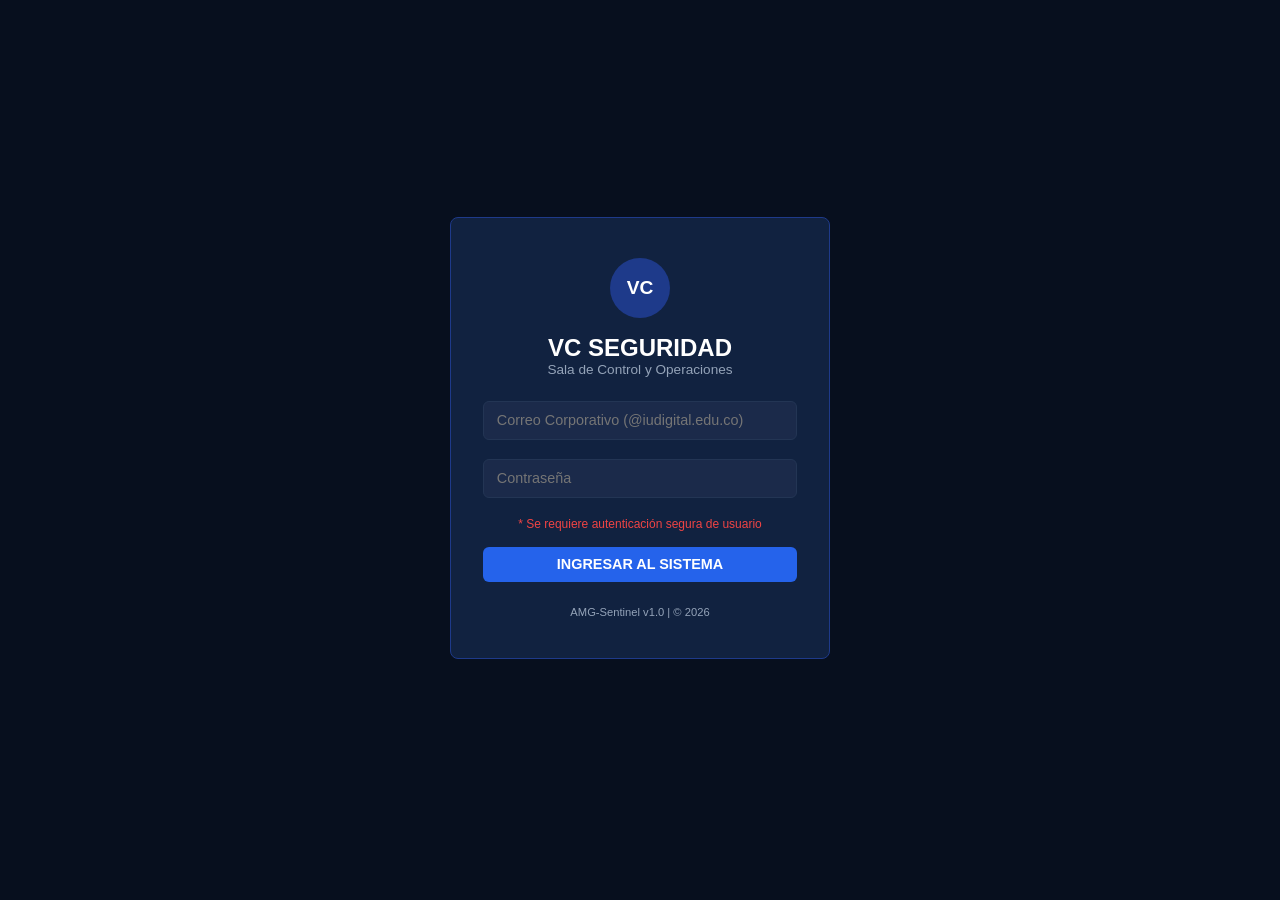
<file: index.html>
<!DOCTYPE html>
<html lang="es">
<head><meta charset="UTF-8"><title>AMG-Sentinel - Login</title><link rel="stylesheet" href="styles.css"></head>
<body style="display: flex; align-items: center; justify-content: center; background: #070f1e;">
  <div class="card" style="width: 380px; text-align: center; border-color: #1e3a8a; padding: 2.5rem 2rem;">
    <div style="width: 60px; height: 60px; background: #1e3a8a; border-radius: 50%; margin: 0 auto 1rem; display: flex; align-items: center; justify-content: center; font-weight: bold; font-size: 1.2rem;">VC</div>
    <h2>VC SEGURIDAD</h2>
    <p style="color: var(--text-muted); font-size: 0.85rem; margin-bottom: 1.5rem;">Sala de Control y Operaciones</p>
    
    <div class="form-group" style="text-align: left;">
      <input type="email" class="form-control" placeholder="Correo Corporativo (@iudigital.edu.co)">
    </div>
    <div class="form-group" style="text-align: left;">
      <input type="password" class="form-control" placeholder="Contraseña">
    </div>
    <p style="color: var(--danger); font-size: 0.75rem; margin-bottom: 1rem;">* Se requiere autenticación segura de usuario</p>
    <a href="dashboard.html" class="btn" style="width: 100%;">INGRESAR AL SISTEMA</a>
    <p style="color: var(--text-muted); font-size: 0.7rem; margin-top: 1.5rem;">AMG-Sentinel v1.0 | © 2026</p>
  </div>
</body>
</html>
</file>
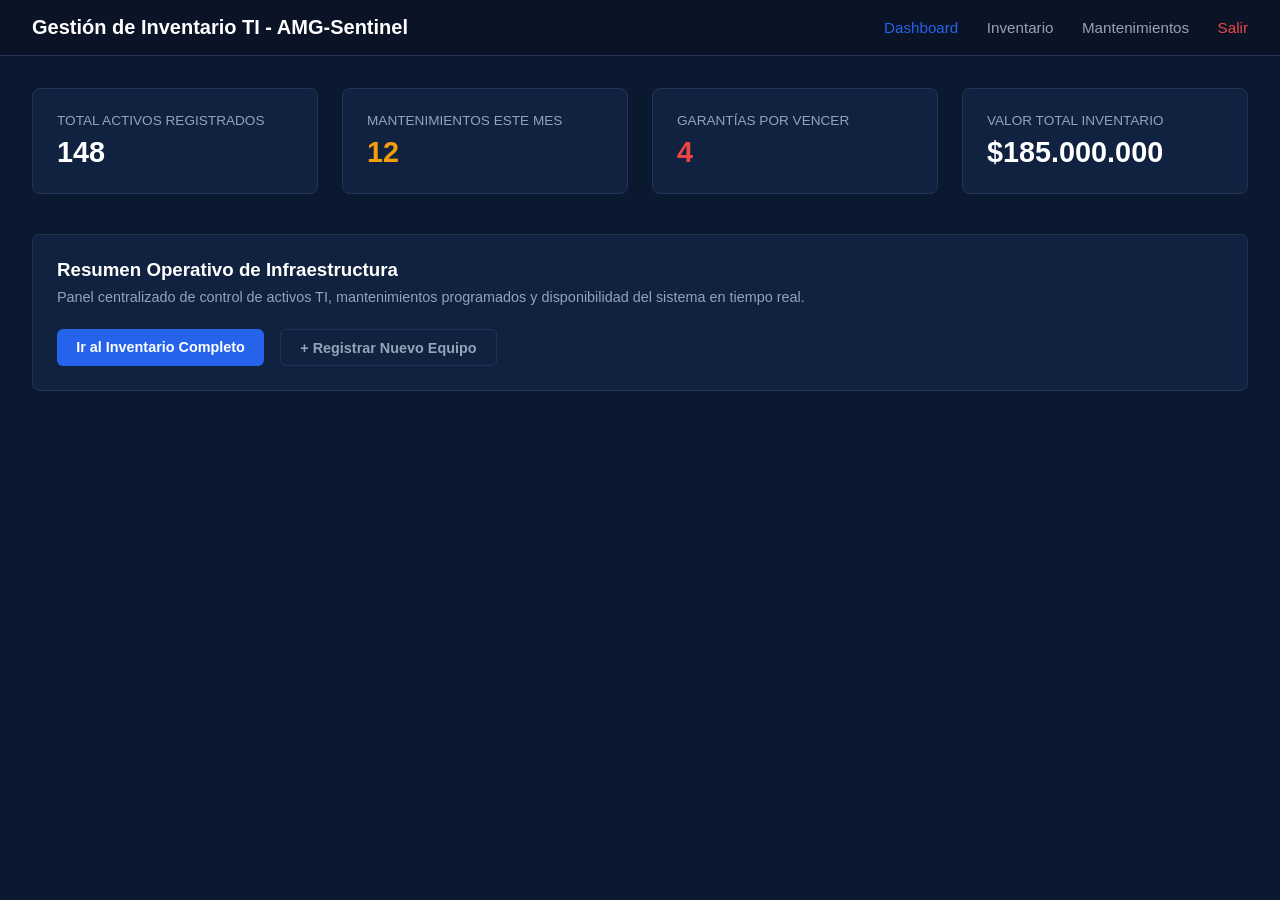
<file: dashboard.html>
<!DOCTYPE html>
<html lang="es">
<head><meta charset="UTF-8"><title>AMG-Sentinel - Dashboard</title><link rel="stylesheet" href="styles.css"></head>
<body>
  <header>
    <h1>Gestión de Inventario TI - AMG-Sentinel</h1>
    <nav>
      <a href="dashboard.html" class="active">Dashboard</a>
      <a href="inventario.html">Inventario</a>
      <a href="mantenimiento.html">Mantenimientos</a>
      <a href="index.html" style="color: var(--danger);">Salir</a>
    </nav>
  </header>

  <div class="container">
    <div class="grid-4">
      <div class="card"><div class="kpi-title">Total Activos Registrados</div><div class="kpi-value">148</div></div>
      <div class="card"><div class="kpi-title">Mantenimientos este Mes</div><div class="kpi-value" style="color: var(--warning);">12</div></div>
      <div class="card"><div class="kpi-title">Garantías por Vencer</div><div class="kpi-value" style="color: var(--danger);">4</div></div>
      <div class="card"><div class="kpi-title">Valor Total Inventario</div><div class="kpi-value">$185.000.000</div></div>
    </div>

    <div class="card" style="margin-top: 1rem;">
      <h3>Resumen Operativo de Infraestructura</h3>
      <p style="color: var(--text-muted); font-size: 0.9rem; margin-top: 0.5rem;">Panel centralizado de control de activos TI, mantenimientos programados y disponibilidad del sistema en tiempo real.</p>
      <div style="margin-top: 1.5rem; display: flex; gap: 1rem;">
        <a href="inventario.html" class="btn">Ir al Inventario Completo</a>
        <a href="nuevo-equipo.html" class="btn btn-secondary">+ Registrar Nuevo Equipo</a>
      </div>
    </div>
  </div>
</body>
</html>
</file>
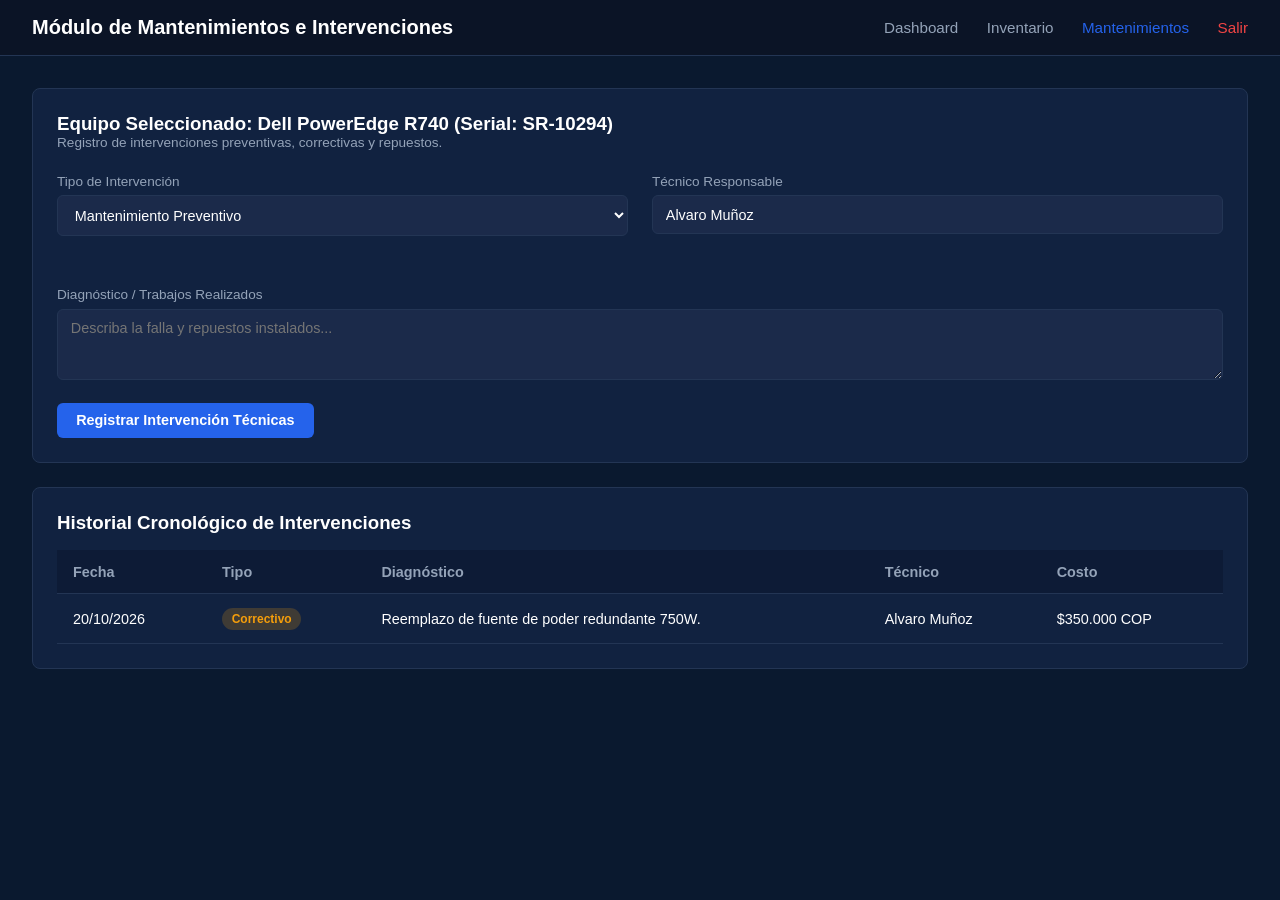
<file: mantenimiento.html>
<!DOCTYPE html>
<html lang="es">
<head><meta charset="UTF-8"><title>AMG-Sentinel - Mantenimientos</title><link rel="stylesheet" href="styles.css"></head>
<body>
  <header>
    <h1>Módulo de Mantenimientos e Intervenciones</h1>
    <nav>
      <a href="dashboard.html">Dashboard</a>
      <a href="inventario.html">Inventario</a>
      <a href="mantenimiento.html" class="active">Mantenimientos</a>
      <a href="index.html" style="color: var(--danger);">Salir</a>
    </nav>
  </header>

  <div class="container">
    <div class="card">
      <h3>Equipo Seleccionado: Dell PowerEdge R740 (Serial: SR-10294)</h3>
      <p style="color: var(--text-muted); font-size: 0.85rem; margin-bottom: 1.5rem;">Registro de intervenciones preventivas, correctivas y repuestos.</p>

      <div class="form-grid" style="margin-bottom: 2rem;">
        <div class="form-group"><label>Tipo de Intervención</label><select class="form-control"><option>Mantenimiento Preventivo</option><option>Mantenimiento Correctivo</option></select></div>
        <div class="form-group"><label>Técnico Responsable</label><input type="text" class="form-control" value="Alvaro Muñoz"></div>
      </div>
      <div class="form-group"><label>Diagnóstico / Trabajos Realizados</label><textarea class="form-control" rows="3" placeholder="Describa la falla y repuestos instalados..."></textarea></div>
      <button class="btn" onclick="alert('Mantenimiento registrado.');">Registrar Intervención Técnicas</button>
    </div>

    <div class="card">
      <h3>Historial Cronológico de Intervenciones</h3>
      <table>
        <thead>
          <tr><th>Fecha</th><th>Tipo</th><th>Diagnóstico</th><th>Técnico</th><th>Costo</th></tr>
        </thead>
        <tbody>
          <tr>
            <td>20/10/2026</td>
            <td><span class="badge badge-warning">Correctivo</span></td>
            <td>Reemplazo de fuente de poder redundante 750W.</td>
            <td>Alvaro Muñoz</td>
            <td>$350.000 COP</td>
          </tr>
        </tbody>
      </table>
    </div>
  </div>
</body>
</html>
</file>
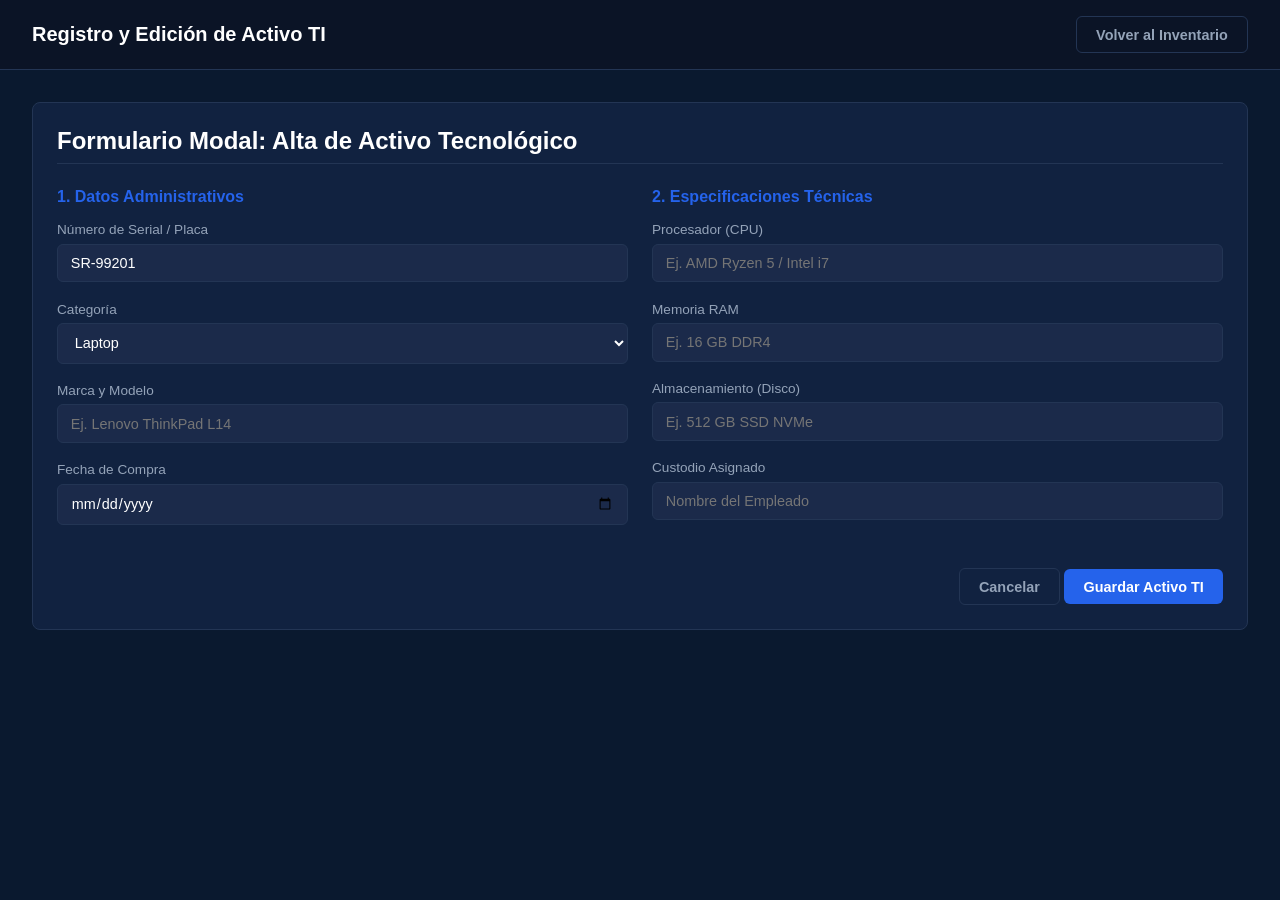
<file: nuevo-equipo.html>
<!DOCTYPE html>
<html lang="es">
<head><meta charset="UTF-8"><title>AMG-Sentinel - Nuevo Equipo</title><link rel="stylesheet" href="styles.css"></head>
<body>
  <header>
    <h1>Registro y Edición de Activo TI</h1>
    <nav><a href="inventario.html" class="btn btn-secondary">Volver al Inventario</a></nav>
  </header>

  <div class="container">
    <div class="card">
      <h2 style="margin-bottom: 1.5rem; border-bottom: 1px solid var(--border); padding-bottom: 0.5rem;">Formulario Modal: Alta de Activo Tecnológico</h2>
      
      <form action="inventario.html" onsubmit="alert('Equipo registrado exitosamente.');">
        <div class="form-grid">
          <div>
            <h4 style="color: var(--primary); margin-bottom: 1rem;">1. Datos Administrativos</h4>
            <div class="form-group"><label>Número de Serial / Placa</label><input type="text" class="form-control" value="SR-99201" required></div>
            <div class="form-group"><label>Categoría</label><select class="form-control"><option>Laptop</option><option>Computador Escritorio</option><option>Servidor</option></select></div>
            <div class="form-group"><label>Marca y Modelo</label><input type="text" class="form-control" placeholder="Ej. Lenovo ThinkPad L14"></div>
            <div class="form-group"><label>Fecha de Compra</label><input type="date" class="form-control"></div>
          </div>

          <div>
            <h4 style="color: var(--primary); margin-bottom: 1rem;">2. Especificaciones Técnicas</h4>
            <div class="form-group"><label>Procesador (CPU)</label><input type="text" class="form-control" placeholder="Ej. AMD Ryzen 5 / Intel i7"></div>
            <div class="form-group"><label>Memoria RAM</label><input type="text" class="form-control" placeholder="Ej. 16 GB DDR4"></div>
            <div class="form-group"><label>Almacenamiento (Disco)</label><input type="text" class="form-control" placeholder="Ej. 512 GB SSD NVMe"></div>
            <div class="form-group"><label>Custodio Asignado</label><input type="text" class="form-control" placeholder="Nombre del Empleado"></div>
          </div>
        </div>

        <div style="margin-top: 1.5rem; text-align: right;">
          <a href="inventario.html" class="btn btn-secondary">Cancelar</a>
          <button type="submit" class="btn">Guardar Activo TI</button>
        </div>
      </form>
    </div>
  </div>
</body>
</html>
</file>
<file: styles.css>
:root {
  --bg-main: #0a192f;
  --bg-card: #112240;
  --bg-input: #1b2a4a;
  --primary: #2563eb;
  --primary-hover: #1d4ed8;
  --text-main: #ffffff;
  --text-muted: #94a3b8;
  --border: #233554;
  --success: #10b981;
  --warning: #f59e0b;
  --danger: #ef4444;
}

* { box-sizing: border-box; margin: 0; padding: 0; font-family: 'Segoe UI', Tahoma, Geneva, Verdana, sans-serif; }
body { background-color: var(--bg-main); color: var(--text-main); min-height: 100vh; display: flex; flex-direction: column; }
header { background-color: #0b1426; border-bottom: 1px solid var(--border); padding: 1rem 2rem; display: flex; justify-content: space-between; align-items: center; }
header h1 { font-size: 1.25rem; font-weight: 600; color: var(--text-main); }
nav a { color: var(--text-muted); text-decoration: none; margin-left: 1.5rem; font-size: 0.95rem; font-weight: 500; transition: 0.2s; }
nav a:hover, nav a.active { color: var(--primary); }

.container { padding: 2rem; max-width: 1400px; margin: 0 auto; width: 100%; flex: 1; }
.card { background-color: var(--bg-card); border-radius: 8px; border: 1px solid var(--border); padding: 1.5rem; margin-bottom: 1.5rem; }
.btn { background-color: var(--primary); color: white; border: none; padding: 0.6rem 1.2rem; border-radius: 6px; cursor: pointer; text-decoration: none; display: inline-block; font-weight: 600; font-size: 0.9rem; }
.btn:hover { background-color: var(--primary-hover); }
.btn-secondary { background-color: transparent; border: 1px solid var(--border); color: var(--text-muted); }
.btn-secondary:hover { background-color: var(--bg-input); color: white; }

.grid-4 { display: grid; grid-template-columns: repeat(auto-fit, minmax(240px, 1fr)); gap: 1.5rem; }
.kpi-title { font-size: 0.85rem; color: var(--text-muted); text-transform: uppercase; margin-bottom: 0.5rem; }
.kpi-value { font-size: 1.8rem; font-weight: bold; }

table { width: 100%; border-collapse: collapse; margin-top: 1rem; text-align: left; }
th, td { padding: 0.85rem 1rem; border-bottom: 1px solid var(--border); font-size: 0.9rem; }
th { color: var(--text-muted); font-weight: 600; background-color: #0d1b36; }
tr:hover { background-color: rgba(255,255,255,0.02); }

.badge { padding: 0.25rem 0.6rem; border-radius: 12px; font-size: 0.75rem; font-weight: bold; display: inline-block; }
.badge-success { background: rgba(16, 185, 129, 0.2); color: var(--success); }
.badge-warning { background: rgba(245, 158, 11, 0.2); color: var(--warning); }

.form-group { margin-bottom: 1.2rem; }
.form-group label { display: block; margin-bottom: 0.4rem; font-size: 0.85rem; color: var(--text-muted); }
.form-control { width: 100%; padding: 0.65rem 0.8rem; background-color: var(--bg-input); border: 1px solid var(--border); border-radius: 6px; color: white; font-size: 0.9rem; }
.form-grid { display: grid; grid-template-columns: 1fr 1fr; gap: 1.5rem; }
</file>
